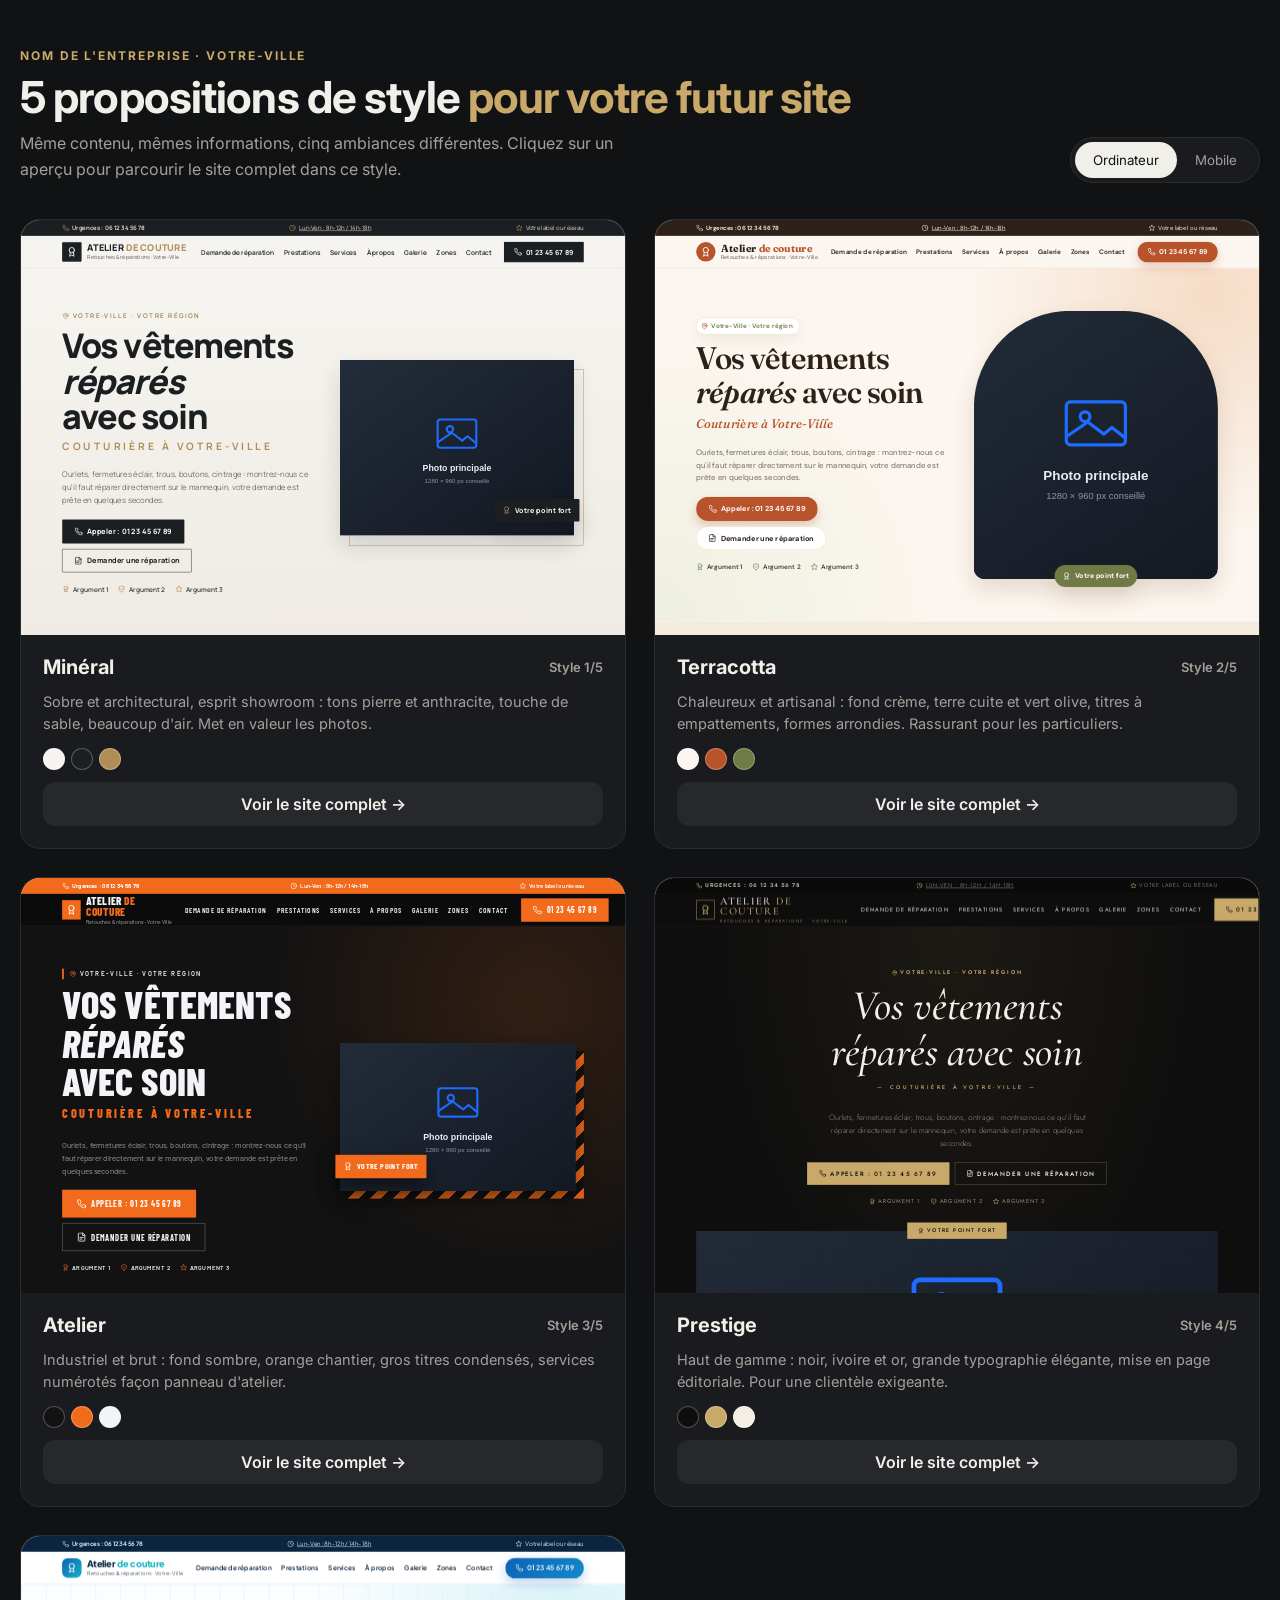
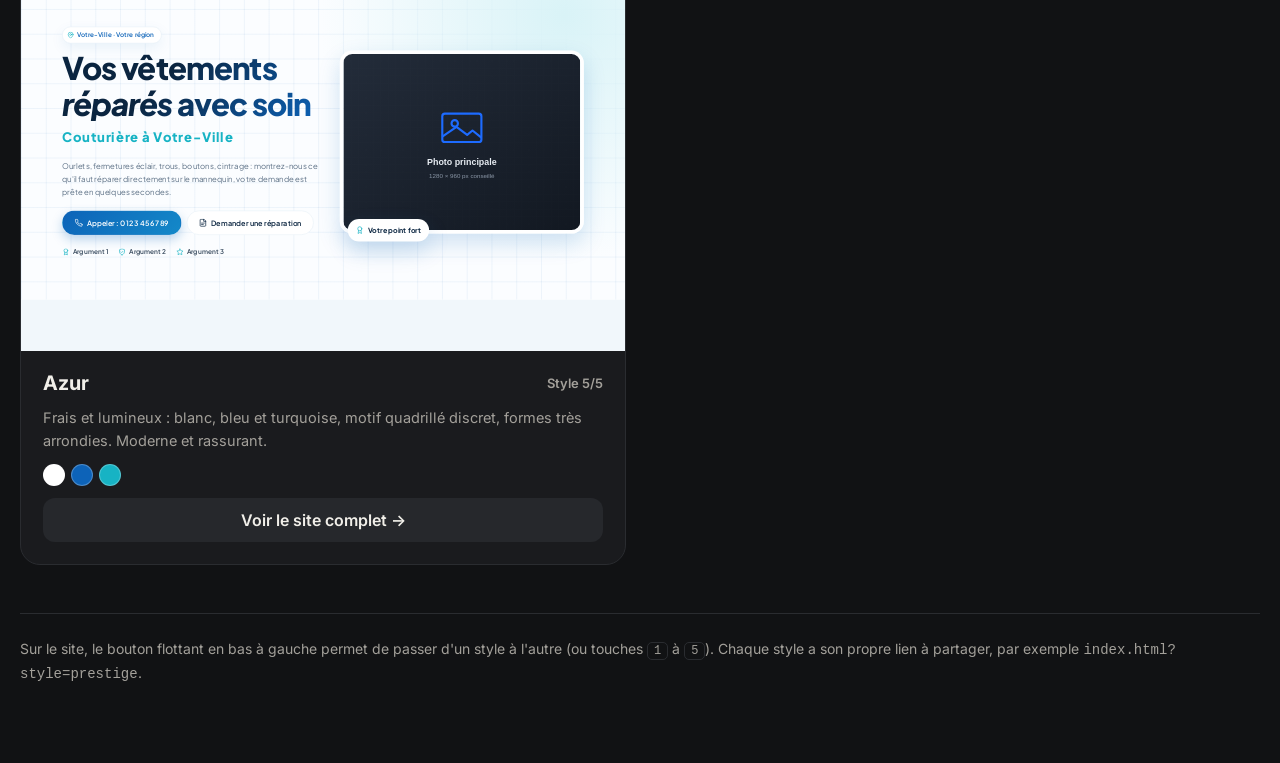
<file: styles.html>
<!DOCTYPE html>
<html lang="fr">
<head>
<meta charset="UTF-8">
<meta name="viewport" content="width=device-width, initial-scale=1">
<title>Propositions de style | Nom de l'entreprise</title>
<!-- Page de présentation interne : à ne pas indexer, à supprimer en production -->
<meta name="robots" content="noindex, nofollow">
<link rel="icon" href="favicon.svg" type="image/svg+xml">
<link rel="preconnect" href="https://fonts.googleapis.com">
<link rel="preconnect" href="https://fonts.gstatic.com" crossorigin>
<link href="https://fonts.googleapis.com/css2?family=Inter:wght@400;500;600;700;800&display=swap" rel="stylesheet">
<style>
  :root {
    --bg: #111214; --card: #1a1b1e; --line: #2a2c30; --text: #f1efe9; --muted: #a3a09a; --accent: #c8a96a;
  }
  * { box-sizing: border-box; }
  body { margin: 0; font-family: 'Inter', system-ui, sans-serif; background: var(--bg); color: var(--text); }
  .wrap { max-width: 1400px; margin: 0 auto; padding: 48px 20px 80px; }
  header { display: flex; flex-wrap: wrap; gap: 24px; align-items: end; justify-content: space-between; margin-bottom: 36px; }
  .eyebrow { color: var(--accent); font-weight: 700; letter-spacing: .16em; text-transform: uppercase; font-size: 12px; margin: 0 0 10px; }
  h1 { margin: 0 0 10px; font-size: clamp(28px, 4vw, 44px); letter-spacing: -.02em; line-height: 1.1; }
  h1 span { color: var(--accent); }
  .lead { margin: 0; color: var(--muted); max-width: 640px; line-height: 1.6; }
  .seg { display: inline-flex; background: var(--card); border: 1px solid var(--line); border-radius: 999px; padding: 4px; }
  .seg button { font: 600 14px/1 inherit; font-family: inherit; color: var(--muted); background: none; border: 0; padding: 10px 18px; border-radius: 999px; cursor: pointer; }
  .seg button[aria-pressed="true"] { background: var(--text); color: var(--bg); }
  .grid { display: grid; gap: 28px; grid-template-columns: repeat(auto-fill, minmax(min(100%, 400px), 1fr)); }
  .card { background: var(--card); border: 1px solid var(--line); border-radius: 20px; overflow: hidden; display: flex; flex-direction: column; transition: transform .25s, border-color .25s; }
  .card:hover { transform: translateY(-4px); border-color: #3e4147; }
  .preview { position: relative; display: block; overflow: hidden; background: #000; aspect-ratio: 16 / 11; }
  .mobile .preview { aspect-ratio: auto; height: 560px; background: repeating-linear-gradient(45deg, #16171a 0 10px, #131417 10px 20px); }
  .preview iframe { position: absolute; top: 0; left: 0; border: 0; transform-origin: 0 0; pointer-events: none; background: #fff; }
  .mobile .preview iframe { border-radius: 26px; box-shadow: 0 0 0 8px #222, 0 20px 40px rgba(0, 0, 0, .5); top: 18px; }
  .preview::after { content: 'Ouvrir ce style →'; position: absolute; inset: 0; display: grid; place-items: center; background: rgba(17, 18, 20, .55); color: #fff; font-weight: 700; opacity: 0; transition: opacity .2s; }
  .preview:hover::after, .preview:focus-visible::after { opacity: 1; }
  .meta { padding: 20px 22px 22px; display: flex; flex-direction: column; gap: 12px; flex: 1; }
  .meta-top { display: flex; align-items: center; justify-content: space-between; gap: 12px; }
  .meta h2 { margin: 0; font-size: 20px; }
  .num { color: var(--muted); font-weight: 600; font-size: 13px; }
  .meta p { margin: 0; color: var(--muted); font-size: 14.5px; line-height: 1.55; flex: 1; }
  .sw { display: flex; gap: 6px; }
  .sw i { width: 22px; height: 22px; border-radius: 50%; border: 1px solid rgba(255, 255, 255, .25); }
  .open { display: inline-flex; justify-content: center; gap: 8px; padding: 12px; border-radius: 12px; background: #26282c; color: var(--text); font-weight: 600; text-decoration: none; }
  .open:hover { background: var(--accent); color: #111; }
  footer { margin-top: 48px; color: var(--muted); font-size: 14px; line-height: 1.6; border-top: 1px solid var(--line); padding-top: 24px; }
  kbd { border: 1px solid var(--line); border-radius: 5px; padding: 1px 6px; font-size: 12px; }
</style>
</head>
<body>
<div class="wrap">
  <header>
    <div>
      <p class="eyebrow">Nom de l'entreprise · Votre-Ville</p>
      <h1>5 propositions de style <span>pour votre futur site</span></h1>
      <p class="lead">Même contenu, mêmes informations, cinq ambiances différentes. Cliquez sur un aperçu pour parcourir le site complet dans ce style.</p>
    </div>
    <div class="seg" role="group" aria-label="Type d'écran">
      <button type="button" data-view="desktop" aria-pressed="true">Ordinateur</button>
      <button type="button" data-view="mobile" aria-pressed="false">Mobile</button>
    </div>
  </header>

  <div class="grid" id="grid"></div>

  <footer>
    Sur le site, le bouton flottant en bas à gauche permet de passer d'un style à l'autre (ou touches <kbd>1</kbd> à <kbd>5</kbd>).
    Chaque style a son propre lien à partager, par exemple <code>index.html?style=prestige</code>.
  </footer>
</div>

<script>
  var THEMES = [
    { id: 'mineral', name: 'Minéral', desc: "Sobre et architectural, esprit showroom : tons pierre et anthracite, touche de sable, beaucoup d'air. Met en valeur les photos.", colors: ['#f6f4f0', '#1c1f22', '#b08d57'] },
    { id: 'terracotta', name: 'Terracotta', desc: "Chaleureux et artisanal : fond crème, terre cuite et vert olive, titres à empattements, formes arrondies. Rassurant pour les particuliers.", colors: ['#fbf6ef', '#b9532c', '#6f7a45'] },
    { id: 'atelier', name: 'Atelier', desc: "Industriel et brut : fond sombre, orange chantier, gros titres condensés, services numérotés façon panneau d'atelier.", colors: ['#121212', '#f26a1b', '#f2f4f7'] },
    { id: 'prestige', name: 'Prestige', desc: "Haut de gamme : noir, ivoire et or, grande typographie élégante, mise en page éditoriale. Pour une clientèle exigeante.", colors: ['#0e0e0e', '#c8a96a', '#f4efe6'] },
    { id: 'azur', name: 'Azur', desc: "Frais et lumineux : blanc, bleu et turquoise, motif quadrillé discret, formes très arrondies. Moderne et rassurant.", colors: ['#ffffff', '#0d63b8', '#17b3c4'] }
  ];
  var grid = document.getElementById('grid');
  var view = 'desktop';
  var SIZES = { desktop: { w: 1366, h: 939 }, mobile: { w: 390, h: 760 } };

  grid.innerHTML = THEMES.map(function (t, i) {
    var url = 'index.html?style=' + t.id;
    return '<article class="card">' +
      '<a class="preview" href="' + url + '" aria-label="Ouvrir le style ' + t.name + '">' +
        '<iframe src="index.html?style=' + t.id + '&embed=1" loading="lazy" tabindex="-1" title="Aperçu du style ' + t.name + '"></iframe>' +
      '</a>' +
      '<div class="meta">' +
        '<div class="meta-top"><h2>' + t.name + '</h2><span class="num">Style ' + (i + 1) + '/' + THEMES.length + '</span></div>' +
        '<p>' + t.desc + '</p>' +
        '<div class="sw">' + t.colors.map(function (c) { return '<i style="background:' + c + '"></i>'; }).join('') + '</div>' +
        '<a class="open" href="' + url + '">Voir le site complet →</a>' +
      '</div></article>';
  }).join('');

  function fit() {
    var size = SIZES[view];
    grid.querySelectorAll('.preview').forEach(function (box) {
      var frame = box.querySelector('iframe');
      var scale = view === 'desktop' ? box.clientWidth / size.w : Math.min(1, (box.clientHeight - 36) / size.h, (box.clientWidth - 40) / size.w);
      frame.style.width = size.w + 'px';
      frame.style.height = size.h + 'px';
      frame.style.transform = view === 'desktop' ? 'scale(' + scale + ')' : 'translateX(-50%) scale(' + scale + ')';
      frame.style.transformOrigin = view === 'desktop' ? '0 0' : 'center top';
      frame.style.left = view === 'mobile' ? '50%' : '0';
    });
  }
  document.querySelectorAll('[data-view]').forEach(function (btn) {
    btn.addEventListener('click', function () {
      view = btn.getAttribute('data-view');
      document.body.classList.toggle('mobile', view === 'mobile');
      document.querySelectorAll('[data-view]').forEach(function (b) { b.setAttribute('aria-pressed', String(b === btn)); });
      fit();
    });
  });
  window.addEventListener('resize', fit);
  fit();
</script>
</body>
</html>
</file>
